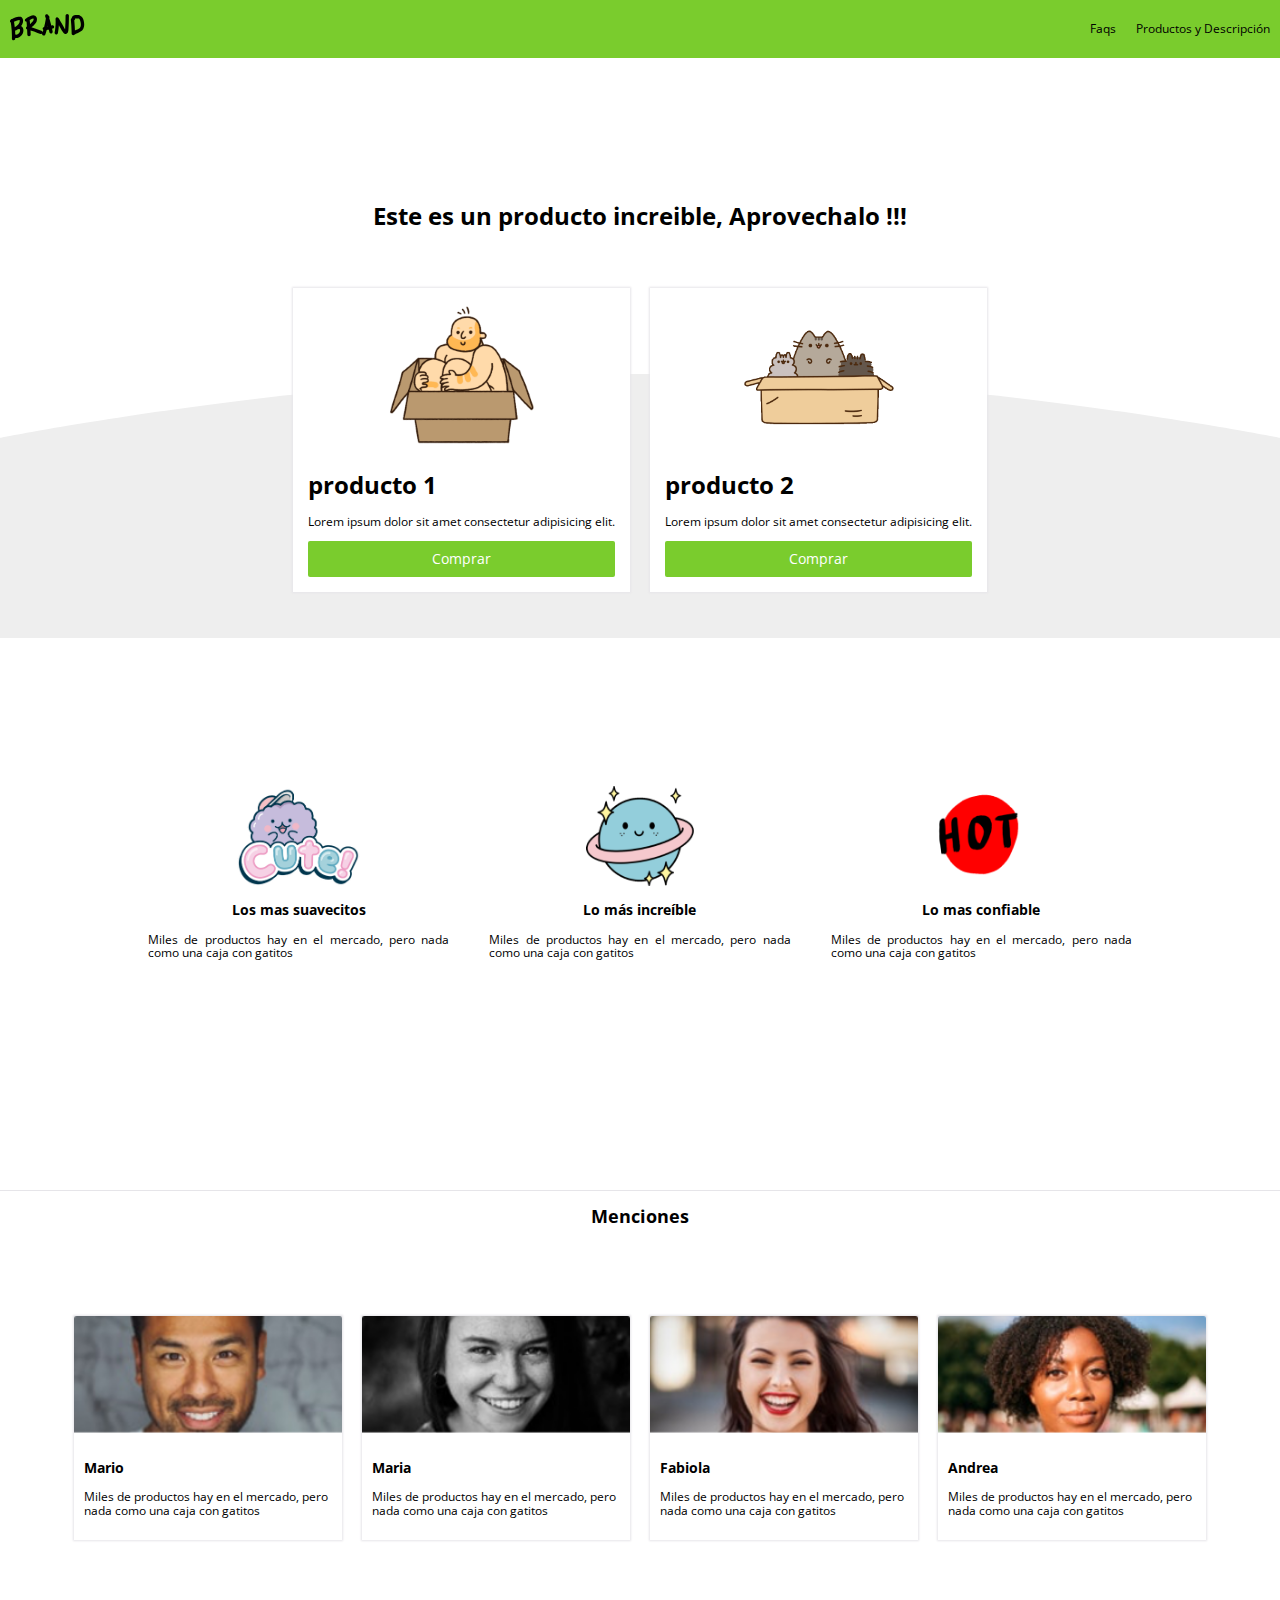
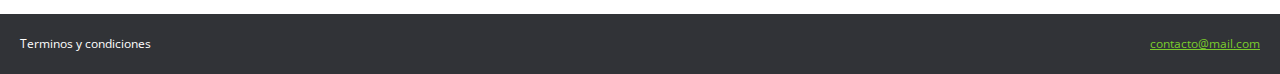
<file: index.html>
<!DOCTYPE html>
<html lang="es">
<head>
    <meta charset="UTF-8">
    <meta name="viewport" content="width=device-width, initial-scale=1.0">
    <meta http-equiv="X-UA-Compatible" content="ie=edge">
    <link rel="stylesheet" href="css/normalize.css">
    <link rel="stylesheet" href="css/estilos.css">
    <link rel="stylesheet" href="css/mobile.css">
    <link rel="stylesheet" href="css/animation.css">
    <title>Brand</title>
</head>
<body>
    <!-- /Navbar -->
    <nav class="fadeInDown">
        <div class="brand-image">
            <img src="img/logo.png" alt="">
        </div>
        <div class="nav-options">
            <ul>
                <li><a href="#">Faqs</a></li>
                <li><a href="#">Productos y Descripción</a></li>
            </ul>
        </div>
    </nav>
    <!-- /Navbar -->
    <!-- main-section -->
    <div class="main_section fadeIn">
        <h1>
            Este es un producto increible, Aprovechalo !!!
        </h1>
    </div>
    <div class="products">
        <div class="product fadeInUp">
            <div class="content">
                <div class="img-content">
                    <img src="img/box1.png" alt="">
                </div>
                <h1>producto 1</h1>
                <P>Lorem ipsum dolor sit amet consectetur adipisicing elit.</P>
                <a href="venta.html">
                  <button class="main-button" >Comprar</button>
                </a> 
            </div>
        </div>
        <div class="product fadeInUp">
            <div class="content">
                <div class="img-content">
                    <img src="img/box2.png" alt="">
                </div>
                <h1>producto 2</h1>
                <P>Lorem ipsum dolor sit amet consectetur adipisicing elit.</P>
                <a href="venta.html">
                    <button class="main-button" >Comprar</button>
                </a> 
            </div>
        </div>
    </div>
    <!-- Inicia beneficios -->
    <div class="beneficios">
        <div class="beneficio">
          <div class="content_beneficio">
            <img src="img/b1.png" alt="">
            <h3>Los mas suavecitos</h3>
            <p class="text_beneficio">
              Miles de productos hay en el mercado, pero nada como una caja con gatitos
            </p>
          </div>
        </div>
        <div class="beneficio">
          <div class="content_beneficio">
            <img src="img/b2.png" alt="">
            <h3>Lo más increíble</h3>
            <p class="text_beneficio">
              Miles de productos hay en el mercado, pero nada como una caja con gatitos
            </p>
          </div>
        </div>
        <div class="beneficio">
          <div class="content_beneficio">
            <img src="img/b3.png" alt="">
            <h3>Lo mas confiable</h3>
            <p class="text_beneficio">
              Miles de productos hay en el mercado, pero nada como una caja con gatitos
            </p>
          </div>
        </div>
      </div>
      <!-- Fin beneficios -->
    <div class="liner"></div>
    <h2 class="mention_title">Menciones</h2>
    <div class="mentions">
      <div class="mention">
        <div class="content_mention">
          <img src="img/p1.png" alt="">
          <div class="text">
            <h3>Mario</h3>
            <p>Miles de productos hay en el mercado, pero nada como una caja con gatitos</p>
          </div>
        </div>
      </div>
      <div class="mention">
        <div class="content_mention">
          <img src="img/p2.png" alt="">
          <div class="text">
            <h3>Maria</h3>
            <p>Miles de productos hay en el mercado, pero nada como una caja con gatitos</p>
          </div>
        </div>
      </div>
      <div class="mention">
        <div class="content_mention">
          <img src="img/p3.png" alt="">
          <div class="text">
            <h3>Fabiola</h3>
            <p>Miles de productos hay en el mercado, pero nada como una caja con gatitos</p>
          </div>
        </div>
      </div>
      <div class="mention">
        <div class="content_mention">
          <img src="img/p4.png" alt="">
          <div class="text">
            <h3>Andrea</h3>
            <p>Miles de productos hay en el mercado, pero nada como una caja con gatitos</p>
          </div>
        </div>
      </div>
    </div>
    <!-- Fin de menciones -->
    <footer>
      <div class="option">Terminos y condiciones</div>
      <div class="option contact"><a href="mailto:contacto@gmail.com">contacto@mail.com</a></div>
    </footer>
</body>
</html>
</file>
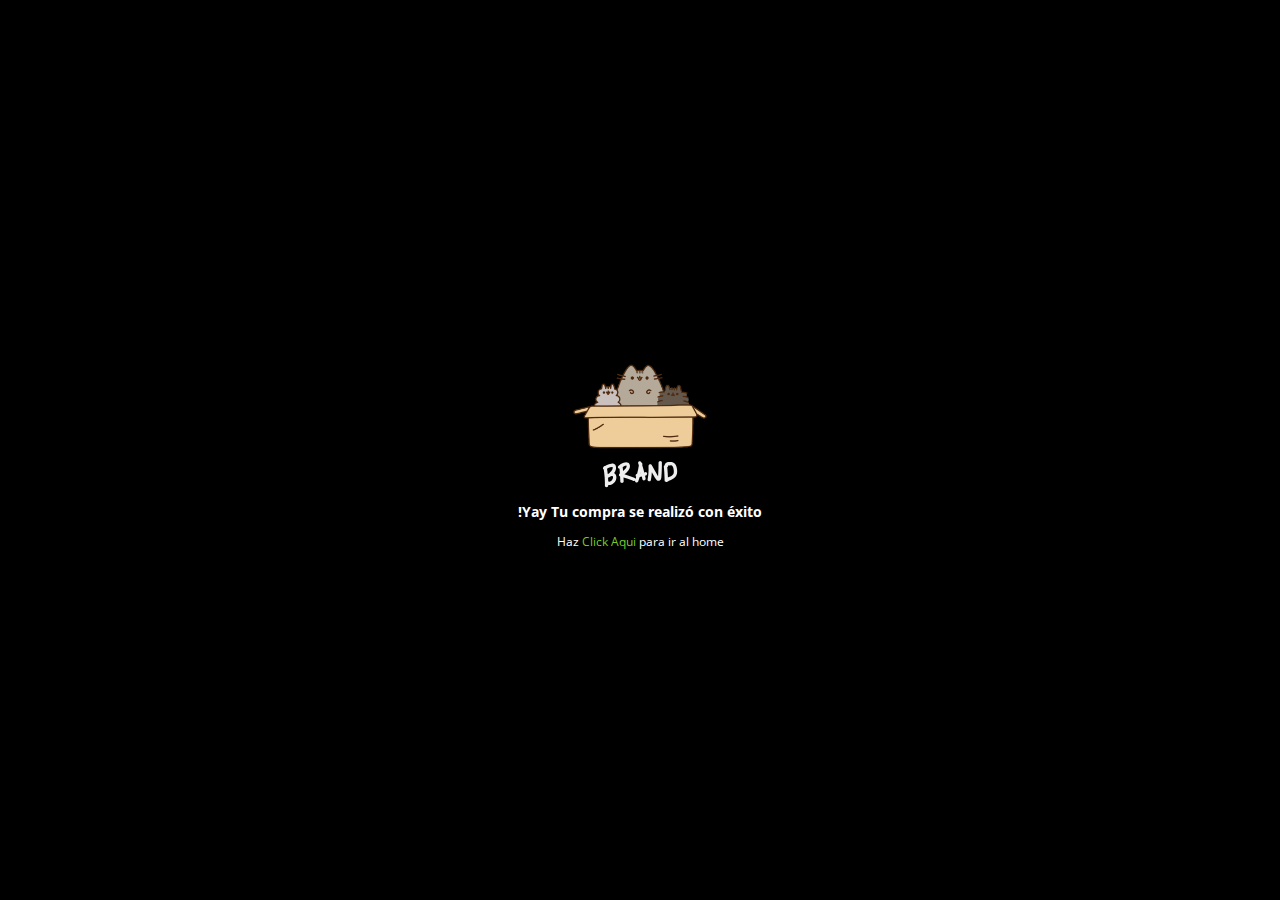
<file: exito.html>
<!DOCTYPE html>
<html lang="es">
<head>
    <meta charset="UTF-8">
    <meta name="viewport" content="width=device-width, initial-scale=1.0">
    <meta http-equiv="X-UA-Compatible" content="ie=edge">
    <link rel="stylesheet" href="css/normalize.css">
    <link rel="stylesheet" href="css/estilos.css">
    <link rel="stylesheet" href="css/animation.css">
    <link rel="stylesheet" href="css/paypal.css">
    <title>Compra Exitosa</title>
</head>
<body>
    <div class="content-paypal">
            <img src="img/box_brand.png" alt="">
            <h3>!Yay Tu compra se realizó con éxito</h3>
            <p>Haz <a href="index.html">Click Aqui</a> para ir al home</p> 
    </div>
</body>
</html>
</file>
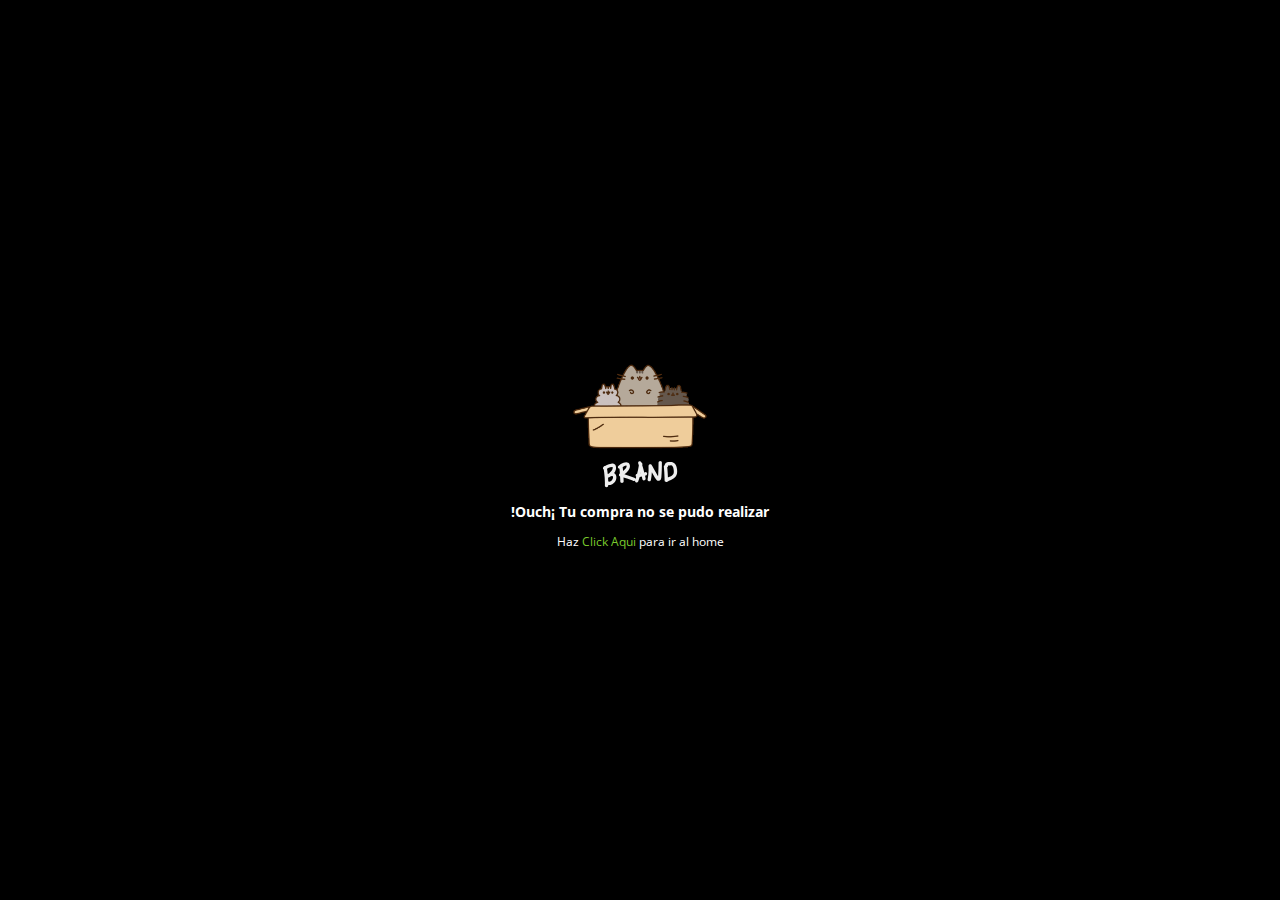
<file: falla.html>
<!DOCTYPE html>
<html lang="es">
<head>
    <meta charset="UTF-8">
    <meta name="viewport" content="width=device-width, initial-scale=1.0">
    <meta http-equiv="X-UA-Compatible" content="ie=edge">
    <link rel="stylesheet" href="css/normalize.css">
    <link rel="stylesheet" href="css/estilos.css">
    <link rel="stylesheet" href="css/animation.css">
    <link rel="stylesheet" href="css/paypal.css">
    <title>Compra Exitosa</title>
</head>
<body>
    <div class="content-paypal">
            <img src="img/box_brand.png" alt="">
            <h3>!Ouch¡ Tu compra no se pudo realizar</h3>
            <p>Haz <a href="index.html">Click Aqui</a> para ir al home</p> 
    </div>
</body>
</html>
</file>
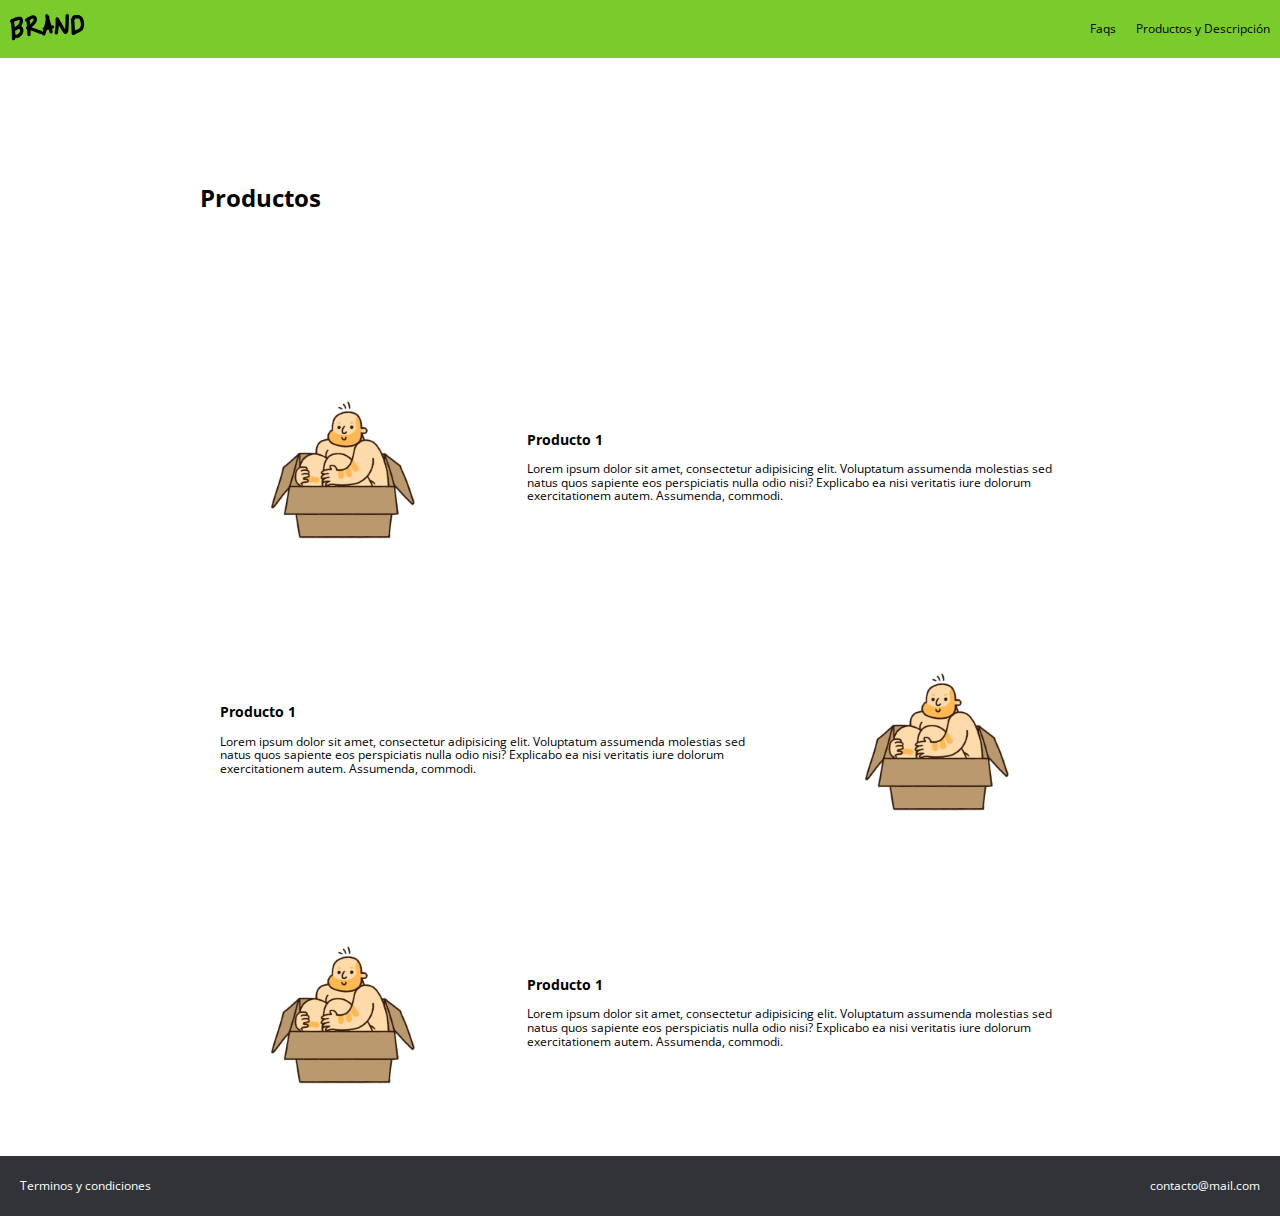
<file: product.html>
<!DOCTYPE html>
<html lang="es">
<head>
    <meta charset="UTF-8">
    <meta name="viewport" content="width=device-width, initial-scale=1.0">
    <meta http-equiv="X-UA-Compatible" content="ie=edge">
    <link rel="stylesheet" href="css/normalize.css">
    <link rel="stylesheet" href="css/estilos.css">
    <link rel="stylesheet" href="css/mobile.css">
    <link rel="stylesheet" href="css/animation.css">
    <link rel="stylesheet" href="css/grid.css">
    <title>Brand</title>
</head>
<body>
    <!-- /Navbar -->
    <nav class="fadeInDown">
        <div class="brand-image">
            <img src="img/logo.png" alt="">
        </div>
        <div class="nav-options">
            <ul>
                <li><a href="#">Faqs</a></li>
                <li><a href="#">Productos y Descripción</a></li>
            </ul>
        </div>
    </nav>
    <!-- /Navbar -->
    <div class="container">
        <div class="row title-product">
            <div class="col-4">
                <h1>Productos</h1>
            </div>
        </div>
        <div class="row section-product">
            <div class="col-4 img-product">
                <img src="img/box1.png" alt="">
            </div>
            <div class="col-8">
                <div class="content-product">
                    <h3>Producto 1</h3>
                    <p>Lorem ipsum dolor sit amet, consectetur adipisicing elit. Voluptatum assumenda molestias sed natus quos sapiente eos perspiciatis nulla odio nisi? Explicabo ea nisi veritatis iure dolorum exercitationem autem. Assumenda, commodi.</p>
                </div>
            </div>
        </div>
        <div class="row section-product">
            <div class="col-8">
                <div class="content-product">
                    <h3>Producto 1</h3>
                    <p>Lorem ipsum dolor sit amet, consectetur adipisicing elit. Voluptatum assumenda molestias sed natus quos sapiente eos perspiciatis nulla odio nisi? Explicabo ea nisi veritatis iure dolorum exercitationem autem. Assumenda, commodi.</p>
                </div>
            </div>
            <div class="col-4 img-product">
                <img src="img/box1.png" alt="">
            </div>
        </div>
        <div class="row section-product">
            <div class="col-4 img-product">
                <img src="img/box1.png" alt="">
            </div>
            <div class="col-8">
                <div class="content-product">
                    <h3>Producto 1</h3>
                    <p>Lorem ipsum dolor sit amet, consectetur adipisicing elit. Voluptatum assumenda molestias sed natus quos sapiente eos perspiciatis nulla odio nisi? Explicabo ea nisi veritatis iure dolorum exercitationem autem. Assumenda, commodi.</p>
                </div>
            </div>
        </div>
    </div>
    <footer>
        <span>Terminos y condiciones</span>
        <span>contacto@mail.com</span>
    </footer>
</body>
</html>
</file>
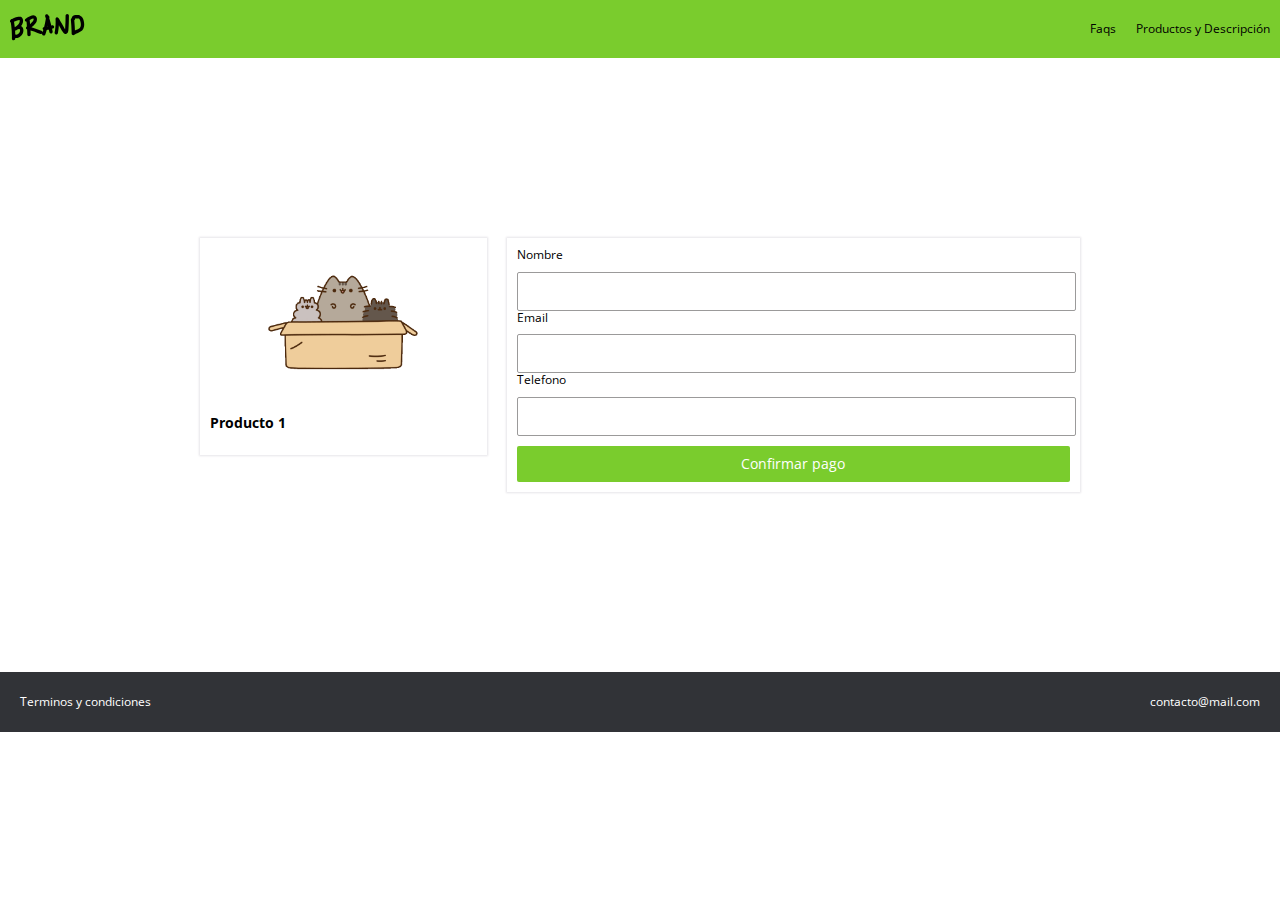
<file: venta.html>
<!DOCTYPE html>
<html lang="es">
<head>
    <meta charset="UTF-8">
    <meta name="viewport" content="width=device-width, initial-scale=1.0">
    <meta http-equiv="X-UA-Compatible" content="ie=edge">
    <link rel="stylesheet" href="css/normalize.css">
    <link rel="stylesheet" href="css/estilos.css">
    <link rel="stylesheet" href="css/mobile.css">
    <link rel="stylesheet" href="css/animation.css">
    <link rel="stylesheet" href="css/grid.css">
    <title>Brand</title>
</head>
<body>
    <!-- /Navbar -->
    <nav class="fadeInDown">
        <div class="brand-image">
            <img src="img/logo.png" alt="">
        </div>
        <div class="nav-options">
            <ul>
                <li><a href="#">Faqs</a></li>
                <li><a href="#">Productos y Descripción</a></li>
            </ul>
        </div>
    </nav>
    <!-- /Navbar -->
    <!-- Formulario Venta -->
    <section id="pago">
    <div class="container">
        <div class="row">
            <div class="col-4 section-pago">
                <div class="modulo_pago">
                    <div class="modulo_pago_images">
                        <img src="img/box2.png" alt="">
                    </div>
                    <h3>Producto 1</h3>
                </div>
            </div>
            <div class="col-8 section-pago">
                <div class="modulo_pago">
                    <form action="https://www.paypal.com/cgi-bin/webscr?cmd=_s-xclick&hosted_button_id=E4S3QWF32ASPA" method="POST">
                        <label for="name">Nombre</label>
                        <br>
                        <input type="text" placeholder="" name="name" class="data">
                        <br>
                        <label for="email">Email</label>
                        <br>
                        <input type="text" placeholder="" name="email" class="data">
                        <br>
                        <label for="phone">Telefono</label>
                        <br>
                        <input type="text" placeholder="" name="phone" class="data">
                        <br>
                        <input type="submit"class="main-button" name="submit" value="Confirmar pago">
                    </form>
                </div>
            </div>
        </div>
    </div>
</section>
    <!-- /Formulario Venta -->
    <footer>
        <span>Terminos y condiciones</span>
        <span>contacto@mail.com</span>
    </footer>
</body>
</html>
</file>
<file: css/estilos.css>
@import url('https://fonts.googleapis.com/css?family=Open+Sans&display=swap');

/* ----- Variables */
:root {
    --green-color:#7acc2d;
    --white-color: #ffffff;
    --black-color: #000000;
    --grey-color: #9b9a9a;

    /* Tipografia */
    --normal: 12px;

    /* espaciado */
    --space: 10px;
    /* box-Shadow */
    --box: 0px 0 2px 1px #e6e5e9;

}



/* ----- Variables */
html,body {
    padding: 0px;
    margin: 0px;
    font-size: var(--normal);
    font-family: 'Open Sans', sans-serif;
    color:var(--black-color);
}

p {
    font-size: var(--normal);
}


label {
    font-size: var(--normal);
    padding-bottom:var(--space);
}

nav {
    display: flex;
    background-color: var(--green-color);
    padding: var(--space);
    justify-content: space-between;
    align-items: center;
}

nav ul {
    display: flex;
}

nav li {
    padding-left: 20px;
    list-style: none;
}

nav li a {
    color: var(--black-color);
    text-decoration: none;
}

nav li a:hover {
    color var(--white-color);
}



/*    Main Section */
.main_section {
    padding: 10%;
    text-align: center;
}

.products{
    height:200px;
    background-image: url("../img/curve.png");
    background-size: cover;
    background-position: center top;
    padding-top: 5%;
    display: flex;
    justify-content: center;
}

.product {
    padding: 10px;
    margin-top: -160px;
}

.product .content {
    background-color: var(--white-color);
    padding: 15px;
    /* box-shadow: 0 0 2px #c1bcbc; */
    box-shadow: var(--box);
    
} 

.img-content {
    text-align: center;
}

.main-button {
    background-color: var(--green-color);
    width: 100%;
    padding: var(--space);
    font-size: 14px;
    color: var(--white-color);
    border: 0;
    cursor: pointer;
    border-radius: 2px;
}

.main-button:hover{
    background-color: #5e9e22;
}

/* Beneficios */
.beneficios{
    padding: 10%;
    display: flex;
  }
  
  .beneficio{
    text-align: center;
    padding: 20px;
  }
  
  .beneficio img{
    max-height: 100px
  }
  
  .text_beneficio{
    text-align: justify;
  }
.liner {
    margin-top: 70px;
    width: 100%;
    height: 1px;
    background-color: #e6e5e9;
}

/* Mentions */
.mentions{
    display: flex;
    padding: 5%;
  }
  .mention img{
    width: 100%;
  }
  h2.mention_title{
    text-align: center;
  }
  .mention{
    padding: var(--space);
  }
  .content_mention{
    box-shadow: 0px 0 2px 1px #e6e5e9;
  }
  .mention .text{
    padding: var(--space);
  }

.content-product {
    padding: 20px;
}

.section-product {
    padding-top: 50px;
    padding-bottom: 50px;
}

.title-product {
    padding-top: 100px;
    padding-bottom: 100px;
}

.img-product {
    text-align: center;
}



footer  {
    height: 60px;
    /* margin-top: 50px; */
    background-color: #313337;
    color: var(--white-color);
    display: flex;
    justify-content: space-between;
    align-items: center;
    padding-left: 20px;
    padding-right: 20px;
}


/* Venta */

.section-pago {
    margin-top: 170px;
    margin-bottom: 170px;
}

.modulo_pago { 
    background-color: var(--white-color);
    box-shadow: var(--box);
    padding: var(--space);
}

.modulo_pago_images {
    max-width: 150px;
    text-align: center;
    width: 100%;
    margin: auto;
}

.data {
    margin-top: var(--space);
    width: 100%;
    height: 35px;
    border-radius: 2px;
    border: 1px solid var(--grey-color);
}

.modulo_pago .main-button {
    margin-top: 10px;
}
/* Venta */


.contact a{
    color: var(--green-color);
}

footer ul {
    display: flex;
}

footer li {
    list-style: none;
}

footer li a {
    text-decoration: none;
}
</file>
<file: css/mobile.css>
@media (max-width: 600px) {
    .products {
        display: inherit;
        height: auto;
    }
    .product {
        margin-top: auto;
    }

    .main_section {
        padding: 6%;
    }

    .beneficios, .mentions {
        display: inherit;
    }
    

}
</file>
<file: css/animation.css>
/*
#  ···············_·················__··_·················
#  ··____·_____··(_)___·___··____·_/·/_(_)___··____··_____
#  ·/·__·`/·__·\/·/·__·`__·\/·__·`/·__/·/·__·\/·__·\/·___/
#  /·/_/·/·/·/·/·/·/·/·/·/·/·/_/·/·/_/·/·/_/·/·/·/·(__··)·
#  \__,_/_/·/_/_/_/·/_/·/_/\__,_/\__/_/\____/_/·/_/____/··
#  ·······················································
*/
/* https://daneden.github.io/animate.css/ */

.fadeIn {
    -webkit-animation-duration: 4s;
    animation-duration: 4s;
    animation-fill-mode: both;
    -webkit-animation-fill-mode: both;
    -webkit-animation-name: fadeIn;
    animation-name: fadeIn;
}

@keyframes fadeIn {
    from{
        opacity: 0;
        }
    to{
    opacity: 1;
        }
}

.fadeInDown{
    -webkit-animation-duration: 1s;
    animation-duration: 1s;
    animation-fill-mode: both;
    -webkit-animation-fill-mode: both;
    -webkit-animation-name: fadeInDown;
    animation-name: fadeInDown;
}

@keyframes fadeInDown {
    from{
    opacity: 0;
    -webkit-transform: translate3d(0,-100%,0);
    transform: translate3d(0,-100%,0);
    }
    to{
    opacity: 1;
    -webkit-transform: translate3d(0,0,0);
    transform: translate3d(0,0,0);
    }
}

.fadeInUp{
    -webkit-animation-duration: 1s;
    animation-duration: 1s;
    animation-fill-mode: both;
    -webkit-animation-fill-mode: both;
    -webkit-animation-name: fadeInUp;
    animation-name: fadeInUp;
}

@keyframes fadeInUp {
    from{
    opacity: 0;
    -webkit-transform: translate3d(0,100%,0);
    transform: translate3d(0,100%,0);
    }
    to{
    opacity: 1;
    -webkit-transform: translate3d(0,0,0);
    transform: translate3d(0,0,0);
    }
}
</file>
<file: css/paypal.css>
body {
    background-color: var(--black-color);
    text-align: center;
    color: var(--white-color);
    display: flex;
    justify-content: center;
    align-items: center;
    height: 100vh;
}

.content-paypal a {
    text-decoration: none;
    color: var(--green-color);
}

.content-paypal a:hover {
    color: var(--white-color);
}
</file>
<file: css/grid.css>
.container {
    max-width: 900px;
    margin: auto;
}

.row {
    display: flex;
}


.col-1 {
    width: 8.333333333333333%;
}
.col-2 {
    width: 16.66666666666667%;
}
.col-3 {
    width: 25%;
}
.col-4 {
    width: 33.33333333333333%;
}
.col-5 {
    width: 41.66666666666667%;
}
.col-6 {
    width: 50%;
}
.col-7 {
    width: 58.33333333333333%;
}
.col-8 {
    width: 66.66666666666666%;
}
.col-9 {
    width: 75%;
}
.col-10 {
    width: 83.33333333333333%;
}
.col-11 {
    width: 91.66666666666666%;
}
.col-12 {
    width: 100%;
}

.col-1,.col-2,.col-3,.col-4,.col-5,.col-6,.col-7,.col-8,.col-9,.col-10,.col-11,.col-12 {
    padding: 10px;
}

@media (max-width: 900px) {
    .row {
        display: inherit;

    }
    .col-1,.col-2,.col-3,.col-4,.col-5,.col-6,.col-7,.col-8,.col-9,.col-10,.col-11,.col-12 {
        width: 100%;
    }
}
</file>
